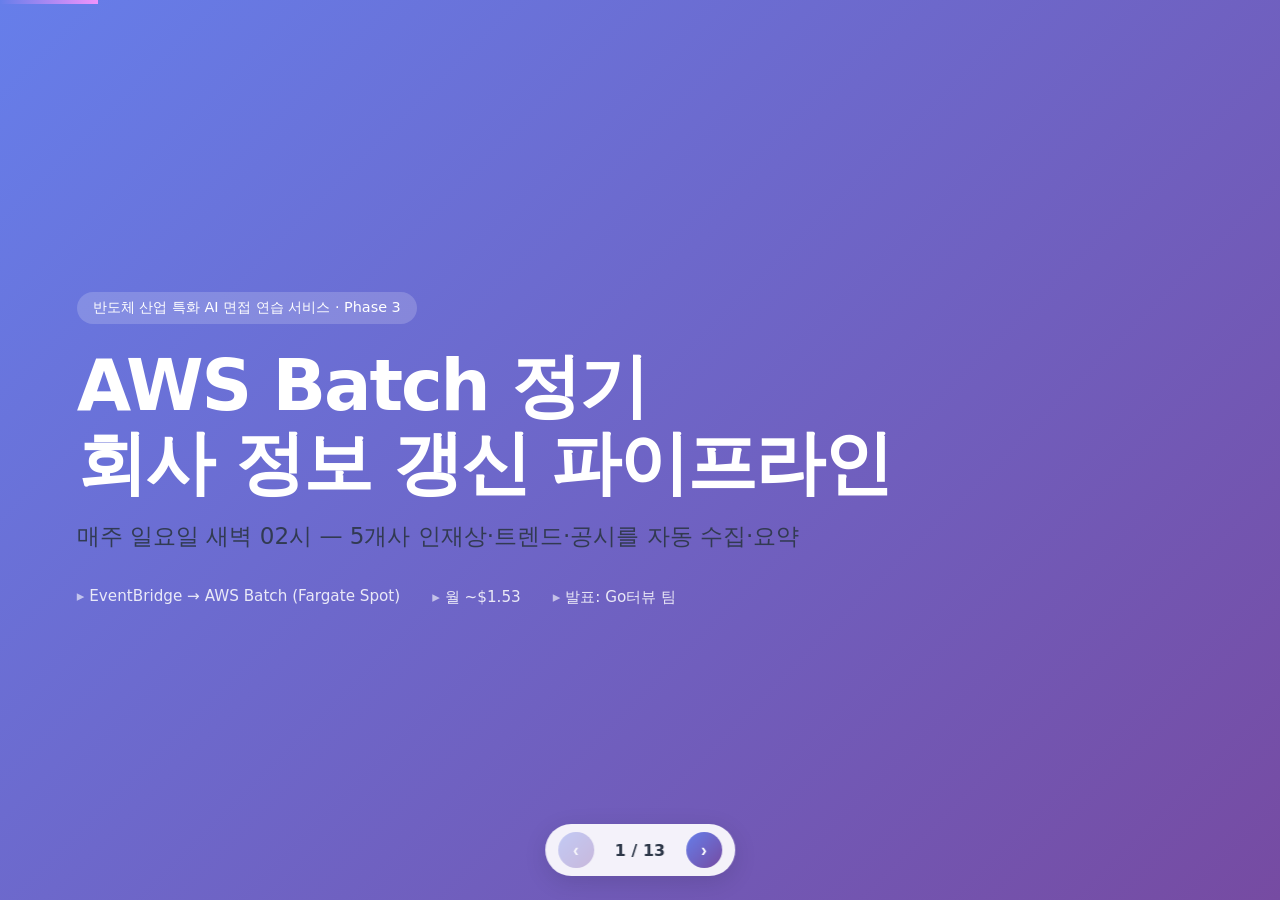
<file: docs/aws_batch_presentation.html>
<!DOCTYPE html>
<html lang="ko">
<head>
<meta charset="UTF-8">
<meta name="viewport" content="width=device-width, initial-scale=1.0">
<title>Go터뷰 — AWS Batch 정기 크롤링 파이프라인</title>
<style>
:root {
  --primary: #667eea;
  --primary-dark: #764ba2;
  --accent: #f093fb;
  --ink: #1a202c;
  --ink-2: #2d3748;
  --muted: #718096;
  --card: #ffffff;
  --bg-soft: #f7f8fc;
  --ok: #38a169;
  --warn: #d69e2e;
}
* { box-sizing: border-box; margin: 0; padding: 0; }
html, body { height: 100%; overflow: hidden; }
body {
  font-family: -apple-system, BlinkMacSystemFont, "Segoe UI", "Noto Sans KR", "Pretendard", system-ui, sans-serif;
  color: var(--ink);
  background: #0f172a;
  -webkit-font-smoothing: antialiased;
}
#deck { position: relative; width: 100vw; height: 100vh; }
.slide {
  position: absolute; inset: 0;
  display: none;
  flex-direction: column;
  justify-content: center;
  padding: 4vh 6vw;
  background: linear-gradient(135deg, #f8f9fc 0%, #ffffff 100%);
  overflow-y: auto;
}
.slide.active { display: flex; }
.slide h1 { font-size: clamp(1.8rem, 4vw, 3rem); font-weight: 800; letter-spacing: -0.03em; }
.slide h2 { font-size: clamp(1.4rem, 2.8vw, 2.2rem); font-weight: 700; margin-bottom: 1.2rem; color: var(--ink-2); }
.slide h3 { font-size: clamp(1.0rem, 1.8vw, 1.4rem); font-weight: 700; color: var(--ink-2); margin-bottom: 0.5rem; }
.slide p, .slide li { font-size: clamp(0.95rem, 1.3vw, 1.15rem); line-height: 1.6; color: var(--ink-2); }
.slide ul { list-style: none; }
.slide ul li { padding-left: 1.4rem; position: relative; margin-bottom: 0.7rem; }
.slide ul li::before {
  content: ""; width: 8px; height: 8px; border-radius: 50%;
  background: linear-gradient(135deg, var(--primary), var(--primary-dark));
  position: absolute; left: 0; top: 0.6rem;
}
code, .mono { font-family: "JetBrains Mono", "SF Mono", Consolas, monospace; font-size: 0.92em; }

/* Hero slide */
.hero {
  background: linear-gradient(135deg, #667eea 0%, #764ba2 100%);
  color: white;
  align-items: flex-start;
  justify-content: center;
}
.hero .badge { display: inline-block; padding: 0.4rem 1rem; background: rgba(255,255,255,0.18); border-radius: 999px; font-size: 0.9rem; margin-bottom: 1.5rem; }
.hero h1 { color: white; font-size: clamp(2.5rem, 5.5vw, 4.5rem); line-height: 1.1; margin-bottom: 1rem; }
.hero .sub { font-size: clamp(1.1rem, 1.8vw, 1.5rem); opacity: 0.92; margin-bottom: 2rem; }
.hero .meta { display: flex; gap: 2rem; font-size: 0.95rem; opacity: 0.85; }
.hero .meta div::before { content: "▸ "; opacity: 0.7; }

/* Layout helpers */
.grid-2 { display: grid; grid-template-columns: 1fr 1fr; gap: 2.5rem; align-items: start; }
.grid-3 { display: grid; grid-template-columns: 1fr 1fr 1fr; gap: 1.5rem; align-items: start; }
.card {
  background: var(--card);
  border: 1px solid #e2e8f0;
  border-radius: 16px;
  padding: 1.5rem 1.8rem;
  box-shadow: 0 4px 12px rgba(102,126,234,0.08);
}
.card-accent { border-left: 4px solid var(--primary); }
.kpi {
  background: linear-gradient(135deg, #667eea, #764ba2);
  color: white;
  border-radius: 16px;
  padding: 1.4rem;
  text-align: center;
}
.kpi .num { font-size: clamp(2rem, 3.5vw, 3rem); font-weight: 800; line-height: 1; }
.kpi .label { opacity: 0.92; margin-top: 0.4rem; font-size: 0.95rem; }
.pill { display: inline-block; padding: 0.25rem 0.7rem; border-radius: 999px; font-size: 0.82rem; font-weight: 600; }
.pill-ok { background: #c6f6d5; color: #22543d; }
.pill-warn { background: #fefcbf; color: #744210; }
.pill-primary { background: #ebf4ff; color: #2c5282; }

/* Arch diagram (SVG container) */
.arch-svg { width: 100%; max-width: 1100px; margin: 1rem auto; display: block; }

/* Table */
table { width: 100%; border-collapse: collapse; margin-top: 0.8rem; }
th, td { padding: 0.7rem 0.9rem; text-align: left; border-bottom: 1px solid #e2e8f0; font-size: 0.95rem; }
th { background: var(--bg-soft); font-weight: 700; color: var(--ink-2); }
tr:last-child td { border-bottom: none; }
td.right { text-align: right; }
.total-row td { font-weight: 800; background: linear-gradient(90deg, rgba(102,126,234,0.05), transparent); }

/* Code block */
pre.code {
  background: #1a202c;
  color: #e2e8f0;
  padding: 1.2rem 1.4rem;
  border-radius: 12px;
  overflow-x: auto;
  font-size: 0.92rem;
  line-height: 1.5;
}
pre.code .cmt { color: #718096; }
pre.code .key { color: #f6ad55; }
pre.code .str { color: #9ae6b4; }

/* Navigation */
.nav {
  position: fixed; bottom: 1.5rem; left: 50%; transform: translateX(-50%);
  display: flex; align-items: center; gap: 0.8rem;
  background: rgba(255,255,255,0.92);
  backdrop-filter: blur(8px);
  border-radius: 999px;
  padding: 0.5rem 0.8rem;
  box-shadow: 0 6px 24px rgba(0,0,0,0.12);
  z-index: 100;
}
.nav button {
  border: none; background: linear-gradient(135deg, var(--primary), var(--primary-dark));
  color: white; width: 36px; height: 36px; border-radius: 50%;
  cursor: pointer; font-size: 1.1rem; font-weight: 700;
  transition: transform 0.15s;
}
.nav button:hover { transform: scale(1.08); }
.nav button:disabled { opacity: 0.35; cursor: not-allowed; }
.nav .counter { font-weight: 700; color: var(--ink-2); padding: 0 0.5rem; min-width: 64px; text-align: center; }
.progress {
  position: fixed; top: 0; left: 0; height: 4px;
  background: linear-gradient(90deg, var(--primary), var(--accent));
  transition: width 0.3s; z-index: 99;
}
.hint {
  position: fixed; bottom: 5rem; left: 50%; transform: translateX(-50%);
  color: var(--muted); font-size: 0.85rem;
  background: rgba(255,255,255,0.7); padding: 0.3rem 0.8rem; border-radius: 999px;
  pointer-events: none;
  opacity: 0; transition: opacity 0.3s;
}
.hint.show { opacity: 1; }

/* Misc */
.muted { color: var(--muted); }
.callout {
  background: linear-gradient(135deg, #ebf4ff 0%, #e9d8fd 100%);
  border-radius: 12px;
  padding: 1rem 1.3rem;
  margin-top: 1rem;
  font-size: 0.95rem;
}
.tag { background: var(--bg-soft); padding: 0.2rem 0.6rem; border-radius: 6px; font-family: monospace; font-size: 0.88em; }
.title-bar {
  display: flex; align-items: center; gap: 0.9rem; margin-bottom: 1.3rem;
}
.title-bar .num-circle {
  width: 44px; height: 44px; border-radius: 50%;
  background: linear-gradient(135deg, var(--primary), var(--primary-dark));
  color: white; display: grid; place-items: center; font-weight: 800; font-size: 1.1rem;
  flex-shrink: 0;
}
</style>
</head>
<body>
<div class="progress" id="progress" style="width: 0%"></div>
<div class="hint" id="hint">← → 화살표로 이동 · F11 풀스크린</div>

<main id="deck">

<!-- 1. 표지 -->
<section class="slide hero active">
  <div class="badge">반도체 산업 특화 AI 면접 연습 서비스 · Phase 3</div>
  <h1>AWS Batch 정기<br>회사 정보 갱신 파이프라인</h1>
  <p class="sub">매주 일요일 새벽 02시 — 5개사 인재상·트렌드·공시를 자동 수집·요약</p>
  <div class="meta">
    <div>EventBridge → AWS Batch (Fargate Spot)</div>
    <div>월 ~$1.53</div>
    <div>발표: Go터뷰 팀</div>
  </div>
</section>

<!-- 2. 문제 -->
<section class="slide">
  <div class="title-bar"><div class="num-circle">1</div><h2>문제: 회사 정보 캐시는 시간을 이기지 못한다</h2></div>
  <div class="grid-2">
    <div>
      <p>Go터뷰는 5개 반도체 기업의 <strong>인재상·주력사업·최근 트렌드</strong>를 AI 면접 프롬프트에 주입해서 회사 맞춤 면접 질문을 만든다.</p>
      <ul style="margin-top: 1.2rem">
        <li>HBM4 양산, EUV 3nm, AI 가속기 마하-1 — <strong>주간 단위로 트렌드가 바뀐다</strong></li>
        <li>채용 페이지 인재상도 시즌마다 개정</li>
        <li>DART 공시는 분기·반기 단위로 업데이트</li>
        <li>매번 손으로 갱신은 비현실적 · 누락 위험</li>
      </ul>
    </div>
    <div>
      <div class="card card-accent">
        <h3>현재 상태 (Phase 1)</h3>
        <p class="muted" style="margin-top: 0.4rem">5개 회사 시드 데이터 <span class="pill pill-warn">수동 작성</span></p>
        <p style="margin-top: 0.9rem">LLM이 학습 컷오프 이후 트렌드를 모르고, 매번 인간이 업데이트해야 함 → 운영 불가</p>
      </div>
      <div class="card card-accent" style="margin-top: 1rem; border-left-color: var(--ok)">
        <h3>목표 (Phase 3)</h3>
        <p class="muted" style="margin-top: 0.4rem">매주 자동 갱신 <span class="pill pill-ok">cron 기반</span></p>
        <p style="margin-top: 0.9rem">서버 운영자 손 안 대고 매주 일요일 새벽 알아서 신선한 데이터로 교체</p>
      </div>
    </div>
  </div>
</section>

<!-- 3. 해결 개요 -->
<section class="slide">
  <div class="title-bar"><div class="num-circle">2</div><h2>해결: 하이브리드 캐시 + 정기 자동 갱신</h2></div>
  <div class="grid-2">
    <div>
      <h3>실시간 트랙</h3>
      <p>면접 요청 → 캐시 hit → 즉시 회사 정보 주입. 캐시 miss는 실시간 검색으로 폴백 (Phase 2).</p>
      <div class="callout">사용자 면접 응답 지연 <strong>+0초</strong> — 캐시에서 바로 꺼냄.</div>
    </div>
    <div>
      <h3>정기 갱신 트랙 (이 발표)</h3>
      <p>매주 일요일 02:00 KST → AWS Batch가 5개 회사 크롤링 → Bedrock으로 요약 → S3 스냅샷 → EC2가 동기화.</p>
      <div class="callout">신선도 1주, 운영자 개입 <strong>0회</strong>.</div>
    </div>
  </div>
  <div class="grid-3" style="margin-top: 2rem">
    <div class="kpi"><div class="num">5</div><div class="label">회사 (MVP) → 20 확장</div></div>
    <div class="kpi"><div class="num">5 분</div><div class="label">1회 실행 시간</div></div>
    <div class="kpi"><div class="num">$1.53/월</div><div class="label">전체 비용</div></div>
  </div>
</section>

<!-- 4. 아키텍처 다이어그램 -->
<section class="slide">
  <div class="title-bar"><div class="num-circle">3</div><h2>전체 아키텍처</h2></div>
  <svg class="arch-svg" viewBox="0 0 1100 460" xmlns="http://www.w3.org/2000/svg">
    <defs>
      <linearGradient id="g1" x1="0" y1="0" x2="1" y2="1">
        <stop offset="0" stop-color="#667eea"/><stop offset="1" stop-color="#764ba2"/>
      </linearGradient>
      <linearGradient id="g2" x1="0" y1="0" x2="1" y2="1">
        <stop offset="0" stop-color="#f093fb"/><stop offset="1" stop-color="#f5576c"/>
      </linearGradient>
      <marker id="arr" viewBox="0 0 10 10" refX="9" refY="5" markerWidth="6" markerHeight="6" orient="auto">
        <path d="M0,0 L10,5 L0,10 z" fill="#667eea"/>
      </marker>
      <filter id="shadow"><feDropShadow dx="0" dy="2" stdDeviation="3" flood-opacity="0.15"/></filter>
    </defs>

    <!-- 박스: EventBridge -->
    <g filter="url(#shadow)">
      <rect x="20" y="50" width="190" height="80" rx="14" fill="url(#g1)"/>
      <text x="115" y="83" text-anchor="middle" fill="white" font-weight="800" font-size="16">EventBridge</text>
      <text x="115" y="106" text-anchor="middle" fill="white" font-size="12" opacity="0.92">cron(0 17 ? * SAT *)</text>
      <text x="115" y="122" text-anchor="middle" fill="white" font-size="12" opacity="0.92">매주 일 02:00 KST</text>
    </g>

    <!-- 화살표 → Batch -->
    <line x1="210" y1="90" x2="280" y2="90" stroke="#667eea" stroke-width="2" marker-end="url(#arr)"/>

    <!-- 박스: Batch Job Queue -->
    <g filter="url(#shadow)">
      <rect x="280" y="50" width="190" height="80" rx="14" fill="white" stroke="#667eea" stroke-width="2"/>
      <text x="375" y="80" text-anchor="middle" fill="#2d3748" font-weight="800" font-size="15">AWS Batch</text>
      <text x="375" y="100" text-anchor="middle" fill="#718096" font-size="12">Job Queue</text>
      <text x="375" y="118" text-anchor="middle" fill="#718096" font-size="12">Fargate Spot</text>
    </g>

    <!-- 화살표 → Container -->
    <line x1="470" y1="90" x2="540" y2="90" stroke="#667eea" stroke-width="2" marker-end="url(#arr)"/>

    <!-- 박스: 크롤러 컨테이너 -->
    <g filter="url(#shadow)">
      <rect x="540" y="20" width="280" height="140" rx="14" fill="white" stroke="#2d3748" stroke-width="2"/>
      <text x="680" y="45" text-anchor="middle" fill="#2d3748" font-weight="800" font-size="15">크롤러 컨테이너 (ECR)</text>
      <text x="680" y="65" text-anchor="middle" fill="#718096" font-size="11">python:3.11-slim · 1vCPU · 2GB</text>
      <line x1="560" y1="78" x2="800" y2="78" stroke="#e2e8f0"/>
      <text x="555" y="98" fill="#2d3748" font-size="12">• 네이버 뉴스 API (최근 7일)</text>
      <text x="555" y="116" fill="#2d3748" font-size="12">• DART OpenAPI (공시)</text>
      <text x="555" y="134" fill="#2d3748" font-size="12">• 채용 페이지 BeautifulSoup</text>
      <text x="555" y="152" fill="#2d3748" font-size="12">• Bedrock Claude로 요약</text>
    </g>

    <!-- 화살표 → S3 -->
    <line x1="820" y1="90" x2="890" y2="90" stroke="#667eea" stroke-width="2" marker-end="url(#arr)"/>

    <!-- S3 -->
    <g filter="url(#shadow)">
      <rect x="890" y="50" width="190" height="80" rx="14" fill="url(#g2)"/>
      <text x="985" y="83" text-anchor="middle" fill="white" font-weight="800" font-size="16">S3</text>
      <text x="985" y="106" text-anchor="middle" fill="white" font-size="11" opacity="0.92">gofactory-companies</text>
      <text x="985" y="122" text-anchor="middle" fill="white" font-size="11" opacity="0.92">snapshots/{date}.db</text>
    </g>

    <!-- 화살표 ↓ Bedrock from 컨테이너 -->
    <line x1="680" y1="160" x2="680" y2="220" stroke="#764ba2" stroke-width="2" stroke-dasharray="6,4" marker-end="url(#arr)"/>
    <g filter="url(#shadow)">
      <rect x="580" y="220" width="200" height="60" rx="14" fill="#2d3748"/>
      <text x="680" y="247" text-anchor="middle" fill="white" font-weight="800" font-size="14">Bedrock</text>
      <text x="680" y="266" text-anchor="middle" fill="#cbd5e0" font-size="11">Claude Haiku · 요약</text>
    </g>

    <!-- 화살표 ↓ S3 → EC2 -->
    <line x1="985" y1="130" x2="985" y2="310" stroke="#f5576c" stroke-width="2" stroke-dasharray="6,4" marker-end="url(#arr)"/>
    <text x="1000" y="220" fill="#f5576c" font-size="11">daily timer</text>

    <!-- EC2 -->
    <g filter="url(#shadow)">
      <rect x="880" y="310" width="210" height="120" rx="14" fill="white" stroke="#f5576c" stroke-width="2"/>
      <text x="985" y="336" text-anchor="middle" fill="#2d3748" font-weight="800" font-size="15">EC2 (FastAPI)</text>
      <text x="985" y="356" text-anchor="middle" fill="#718096" font-size="11">54.226.87.66</text>
      <line x1="900" y1="368" x2="1070" y2="368" stroke="#e2e8f0"/>
      <text x="900" y="388" fill="#2d3748" font-size="11">• systemd timer로 S3 pull</text>
      <text x="900" y="406" fill="#2d3748" font-size="11">• interviews.db 갱신</text>
      <text x="900" y="424" fill="#2d3748" font-size="11">• 무중단 서비스 유지</text>
    </g>

    <!-- 사용자 (EC2 → 사용자) -->
    <line x1="880" y1="370" x2="700" y2="370" stroke="#667eea" stroke-width="2" marker-end="url(#arr)"/>
    <g filter="url(#shadow)">
      <rect x="500" y="340" width="200" height="60" rx="14" fill="url(#g1)"/>
      <text x="600" y="367" text-anchor="middle" fill="white" font-weight="800" font-size="14">면접 사용자</text>
      <text x="600" y="386" text-anchor="middle" fill="white" font-size="11" opacity="0.92">새 데이터로 즉시 응답</text>
    </g>

    <!-- 모니터링: 실패 시 SNS -->
    <line x1="375" y1="130" x2="375" y2="345" stroke="#d69e2e" stroke-width="2" stroke-dasharray="4,4"/>
    <g filter="url(#shadow)">
      <rect x="280" y="345" width="190" height="60" rx="14" fill="#fefcbf"/>
      <text x="375" y="370" text-anchor="middle" fill="#744210" font-weight="800" font-size="13">SNS (실패 알림)</text>
      <text x="375" y="390" text-anchor="middle" fill="#744210" font-size="11">이메일 + CloudWatch Alarm</text>
    </g>

    <!-- 캡션 -->
    <text x="20" y="450" fill="#718096" font-size="11">→ 실선: 정기 실행 흐름 (주1회)   ⋯ 점선: 비동기·외부 호출   ↓ 노란 점선: 모니터링</text>
  </svg>
</section>

<!-- 5. EventBridge 스케줄 -->
<section class="slide">
  <div class="title-bar"><div class="num-circle">4</div><h2>EventBridge — 매주 일요일 새벽 트리거</h2></div>
  <div class="grid-2">
    <div>
      <h3>Cron 표현식</h3>
      <pre class="code"><span class="cmt"># UTC 17:00 토요일 = KST 02:00 일요일</span>
ScheduleExpression: <span class="str">"cron(0 17 ? * SAT *)"</span>

<span class="cmt"># 왜 새벽인가?</span>
<span class="cmt">- 면접 트래픽 최저 (학습자 대부분 취침)</span>
<span class="cmt">- 데이터 소스 응답성 최상 (네이버·DART 한산)</span>
<span class="cmt">- Fargate Spot 가용성 ↑</span></pre>
    </div>
    <div>
      <h3>왜 일요일인가?</h3>
      <ul>
        <li><strong>주간 단위 트렌드</strong>가 가장 안정적으로 정착되는 시점</li>
        <li>월요일 면접 사용자에게 신선한 데이터 제공</li>
        <li>주말 동안 누적된 공시·뉴스를 한 번에 흡수</li>
        <li>실패 시 평일 영업 시간 내 복구 가능</li>
      </ul>
      <div class="callout" style="margin-top: 1.2rem">
        <strong>DeadLetter Queue (SQS)</strong>: EventBridge가 Batch에 못 전달했을 때의 이벤트를 보관 — 재처리 가능.
      </div>
    </div>
  </div>
</section>

<!-- 6. AWS Batch + Fargate Spot -->
<section class="slide">
  <div class="title-bar"><div class="num-circle">5</div><h2>AWS Batch — Fargate Spot으로 운영비 70% 절감</h2></div>
  <div class="grid-2">
    <div>
      <h3>Job Definition</h3>
      <table>
        <tr><th>항목</th><th>값</th></tr>
        <tr><td>vCPU</td><td>1</td></tr>
        <tr><td>Memory</td><td>2,048 MiB (2GB)</td></tr>
        <tr><td>Platform</td><td>FARGATE</td></tr>
        <tr><td>Network</td><td>AWS_VPC (public subnet)</td></tr>
        <tr><td>Log driver</td><td>awslogs (/aws/batch/job)</td></tr>
        <tr><td>Retry</td><td>2회 (지수 백오프)</td></tr>
      </table>
    </div>
    <div>
      <h3>왜 Fargate Spot?</h3>
      <ul>
        <li><strong>On-demand 대비 ~70% 할인</strong> ($0.04/vCPU-hr)</li>
        <li>중단 가능성 있지만 우리 job은 멱등 + 재시도</li>
        <li>EC2 인스턴스 직접 관리 부담 0</li>
        <li>5분 후 자동 종료 — 자원 낭비 없음</li>
      </ul>
      <div class="callout" style="margin-top: 1.2rem">
        <strong>Secrets Manager</strong>로 NAVER·DART 키 주입 → 컨테이너 env 변수에 평문 안 남김.
      </div>
    </div>
  </div>
</section>

<!-- 7. 크롤러 컨테이너 -->
<section class="slide">
  <div class="title-bar"><div class="num-circle">6</div><h2>크롤러 컨테이너 — 3개 소스 + LLM 요약</h2></div>
  <div class="grid-2">
    <div>
      <h3>데이터 파이프라인 (회사당 5초)</h3>
      <ol style="padding-left: 1.2rem; margin-top: 0.6rem">
        <li style="margin-bottom: 0.5rem"><strong>네이버 뉴스</strong> — 최근 7일, 상위 10건 raw text</li>
        <li style="margin-bottom: 0.5rem"><strong>DART</strong> — 분기 보고서 사업 개요 + 손익</li>
        <li style="margin-bottom: 0.5rem"><strong>채용 페이지</strong> — BeautifulSoup으로 인재상 섹션</li>
        <li style="margin-bottom: 0.5rem"><strong>Bedrock Claude</strong> — 위 3개를 200~300자로 요약</li>
        <li style="margin-bottom: 0.5rem"><strong>upsert_company_info()</strong> — DB에 한 번에 저장</li>
      </ol>
    </div>
    <div>
      <h3>Dockerfile 골자</h3>
      <pre class="code"><span class="key">FROM</span> python:3.11-slim <span class="cmt">AS</span> base
<span class="key">WORKDIR</span> /app
<span class="key">COPY</span> requirements.txt .
<span class="key">RUN</span> pip install --no-cache-dir -r requirements.txt
<span class="key">COPY</span> backend/services/crawlers/ ./backend/services/crawlers/
<span class="key">COPY</span> backend/services/bedrock_client.py ./backend/services/
<span class="key">COPY</span> database.py scripts/ ./
<span class="key">ENTRYPOINT</span> [<span class="str">"python"</span>, <span class="str">"scripts/crawl_companies.py"</span>]
<span class="key">CMD</span> [<span class="str">"--companies"</span>, <span class="str">"삼성전자,SK하이닉스,DB하이텍,한미반도체,솔브레인"</span>,
     <span class="str">"--output"</span>, <span class="str">"/tmp/companies.db"</span>,
     <span class="str">"--upload-s3"</span>]</pre>
    </div>
  </div>
</section>

<!-- 8. IAM 분리 -->
<section class="slide">
  <div class="title-bar"><div class="num-circle">7</div><h2>IAM — 최소 권한 원칙으로 3개 Role 분리</h2></div>
  <div class="grid-3">
    <div class="card">
      <h3>Batch Job Role</h3>
      <p class="muted" style="font-size: 0.85rem">컨테이너 내부가 사용</p>
      <ul style="margin-top: 0.8rem">
        <li><span class="tag">bedrock:InvokeModel</span></li>
        <li><span class="tag">s3:PutObject</span> (스냅샷 저장)</li>
        <li><span class="tag">secretsmanager:GetSecretValue</span></li>
        <li><span class="tag">logs:PutLogEvents</span></li>
      </ul>
    </div>
    <div class="card">
      <h3>Batch Execution Role</h3>
      <p class="muted" style="font-size: 0.85rem">Fargate가 컨테이너 띄우기 위해 사용</p>
      <ul style="margin-top: 0.8rem">
        <li><span class="tag">ecr:GetAuthorizationToken</span></li>
        <li><span class="tag">ecr:BatchGetImage</span></li>
        <li><span class="tag">logs:CreateLogStream</span></li>
      </ul>
    </div>
    <div class="card">
      <h3>EventBridge Role</h3>
      <p class="muted" style="font-size: 0.85rem">스케줄러가 Batch submit 호출</p>
      <ul style="margin-top: 0.8rem">
        <li><span class="tag">batch:SubmitJob</span></li>
        <li>대상: 특정 Job Queue ARN만</li>
      </ul>
    </div>
  </div>
  <div class="callout" style="margin-top: 1.5rem">
    <strong>Defense in depth</strong> — 컨테이너가 털려도 외부 시스템 권한이 분리돼있어 피해 영역 한정. Secrets는 평문 노출 없이 SDK 호출 시점에만 메모리에.
  </div>
</section>

<!-- 9. 비용 -->
<section class="slide">
  <div class="title-bar"><div class="num-circle">8</div><h2>비용 분석 — 월 $1.53 (LLM 빼면 $0.65)</h2></div>
  <div class="grid-2">
    <div>
      <table>
        <tr><th>항목</th><th class="right">월 비용</th></tr>
        <tr><td>Fargate Spot (1 vCPU + 2GB × 5분/주 × 4회)</td><td class="right">$0.008</td></tr>
        <tr><td>Bedrock Claude Haiku (요약 호출 100회/주)</td><td class="right">$0.88</td></tr>
        <tr><td>S3 (100MB × 12개월 보관)</td><td class="right">$0.03</td></tr>
        <tr><td>CloudWatch Logs (1MB/회 × 4회)</td><td class="right">$0.10</td></tr>
        <tr><td>SNS 알림 (이메일 5건 가정)</td><td class="right">$0.00</td></tr>
        <tr><td>EventBridge / Secrets Manager / ECR</td><td class="right">$0.40</td></tr>
        <tr><td>NAT Gateway</td><td class="right"><span class="pill pill-ok">$0 (회피)</span></td></tr>
        <tr class="total-row"><td>합계</td><td class="right">$1.53/월</td></tr>
      </table>
    </div>
    <div>
      <h3>비용 최적화 결정</h3>
      <ul>
        <li><strong>Public subnet + assignPublicIp</strong>으로 NAT Gateway($32/월) 회피</li>
        <li><strong>Fargate Spot</strong>으로 컴퓨트 비용 70% 감축</li>
        <li><strong>Haiku 모델 선택</strong> — 요약 품질 충분, Sonnet 대비 80% 저렴</li>
        <li><strong>S3 스냅샷 보관</strong>은 1년만, IA Storage Class로 자동 전환</li>
      </ul>
      <div class="callout" style="margin-top: 1.2rem">
        <strong>학생 크레딧</strong> $100이면 ~5.4년 운영 가능. 발표 시점 기준 비용 부담 사실상 0.
      </div>
    </div>
  </div>
</section>

<!-- 10. 모니터링 -->
<section class="slide">
  <div class="title-bar"><div class="num-circle">9</div><h2>모니터링 — 실패 시 즉시 알림 + 재처리</h2></div>
  <div class="grid-2">
    <div>
      <h3>3중 안전망</h3>
      <ul>
        <li><strong>Job-level retry</strong>: Batch가 실패 시 2회 자동 재시도</li>
        <li><strong>CloudWatch Logs</strong>: stdout/stderr 영구 보관, Insights 쿼리</li>
        <li><strong>CloudWatch Alarm</strong>: 최근 7일 실패 ≥ 1회 → SNS</li>
        <li><strong>SNS → 이메일</strong>: 운영자에게 실시간 통지</li>
        <li><strong>EventBridge DLQ</strong>: 트리거 자체 실패도 보관</li>
      </ul>
    </div>
    <div>
      <h3>SLO·운영 지표</h3>
      <table>
        <tr><th>지표</th><th>목표</th></tr>
        <tr><td>주간 성공률</td><td><span class="pill pill-ok">≥ 99%</span></td></tr>
        <tr><td>완료 시간 (5개사)</td><td>≤ 7분</td></tr>
        <tr><td>회사당 데이터 신선도</td><td>≤ 7일</td></tr>
        <tr><td>실패 알림 latency</td><td>≤ 5분</td></tr>
        <tr><td>인적 개입 빈도</td><td><span class="pill pill-ok">월 0회</span></td></tr>
      </table>
    </div>
  </div>
</section>

<!-- 11. 운영·로드맵 -->
<section class="slide">
  <div class="title-bar"><div class="num-circle">10</div><h2>로드맵 — 5개사에서 20개사로</h2></div>
  <div class="grid-2">
    <div>
      <h3>현재 (이번 발표)</h3>
      <ul>
        <li>✅ 크롤러 PoC (20 tests pass)</li>
        <li>✅ Bedrock 요약 통합</li>
        <li>✅ AWS Batch 인프라 코드 (JSON 10 + bash 3)</li>
        <li>✅ deploy.sh 한 줄 배포</li>
        <li>✅ 비용 모니터링 + SNS 알림</li>
        <li>⏳ <strong>5개사 자동 갱신 운영 중</strong></li>
      </ul>
    </div>
    <div>
      <h3>다음 (발표 직전 → 발표 후)</h3>
      <ul>
        <li>📈 캐시 회사 20개사로 확장 (LG이노텍·리노공업·이오테크닉스 등)</li>
        <li>🗂️ RDS PostgreSQL 이전 (SQLite 한계 극복)</li>
        <li>🔍 채용 페이지 SPA 대응 (Playwright 헤드리스)</li>
        <li>🌍 Cross-region failover (us-east-1 → us-west-2)</li>
        <li>📊 Grafana 대시보드 (운영자 시연용)</li>
      </ul>
    </div>
  </div>
  <div class="callout" style="margin-top: 1.5rem">
    <strong>핵심 메시지</strong>: 학생 프로젝트 수준에서 <strong>월 $1.53로 실서비스급 자동화 파이프라인</strong>을 구현. AWS 강의에서 배운 EventBridge·Batch·Bedrock·S3·CloudWatch·SNS·IAM·Secrets Manager 8개 서비스를 실제로 묶었다.
  </div>
</section>

<!-- 12. 향후 개선 — 데이터·UI·평가 -->
<section class="slide">
  <div class="title-bar"><div class="num-circle">11</div><h2>향후 개선 — 데이터 신뢰도 · UI 정돈 · 평가 고도화</h2></div>
  <div class="grid-3">
    <div class="card card-accent">
      <h3>🔍 데이터 신뢰도</h3>
      <ul style="margin-top: 0.8rem">
        <li>회사 정보에 <strong>마지막 갱신 시각</strong> 표시</li>
        <li>요약 원문 <strong>출처 링크</strong>(뉴스 / DART / 채용) 보존</li>
        <li>갱신 실패 시 <strong>stale 경고</strong>를 면접 화면에 명시</li>
      </ul>
    </div>
    <div class="card card-accent" style="border-left-color: var(--accent)">
      <h3>🗂️ 기록·UI 정돈</h3>
      <ul style="margin-top: 0.8rem">
        <li>좌측 <strong>설정과 메뉴 역할 분리</strong></li>
        <li>기록 목록·필터 <strong>위치 고정</strong></li>
        <li>불필요한 <strong>배포 UI와 서비스 UI 구분</strong></li>
      </ul>
    </div>
    <div class="card card-accent" style="border-left-color: var(--ok)">
      <h3>📝 평가 고도화</h3>
      <ul style="margin-top: 0.8rem">
        <li>면접 유형별 <strong>평가 기준 분리</strong></li>
        <li>회사 인재상·직무 <strong>맥락 반영</strong></li>
        <li>점수와 감점 이유를 <strong>항목별 매칭</strong></li>
      </ul>
    </div>
  </div>
  <div class="callout" style="margin-top: 1.5rem">
    <strong>데이터 → 화면 → 평가</strong>로 이어지는 사용자 신뢰의 3축. 다음 스프린트의 우선순위 작업.
  </div>
</section>

<!-- 13. 마무리 -->
<section class="slide hero">
  <div class="badge">감사합니다</div>
  <h1>질문<br>받습니다 🙋</h1>
  <p class="sub">Go터뷰 · 반도체 산업 특화 AI 면접 연습 서비스</p>
  <div class="meta">
    <div>http://54.226.87.66:8501</div>
    <div>github.com/gofactory0509/gofactory-</div>
  </div>
</section>

</main>

<nav class="nav">
  <button id="prev" title="이전">‹</button>
  <span class="counter" id="counter">1 / 12</span>
  <button id="next" title="다음">›</button>
</nav>

<script>
const slides = document.querySelectorAll('.slide');
const counter = document.getElementById('counter');
const progress = document.getElementById('progress');
const prevBtn = document.getElementById('prev');
const nextBtn = document.getElementById('next');
const hint = document.getElementById('hint');
let idx = 0;

function show(n) {
  idx = Math.max(0, Math.min(slides.length - 1, n));
  slides.forEach((s, i) => s.classList.toggle('active', i === idx));
  counter.textContent = `${idx + 1} / ${slides.length}`;
  progress.style.width = `${((idx + 1) / slides.length) * 100}%`;
  prevBtn.disabled = idx === 0;
  nextBtn.disabled = idx === slides.length - 1;
  history.replaceState(null, '', `#${idx + 1}`);
}

prevBtn.addEventListener('click', () => show(idx - 1));
nextBtn.addEventListener('click', () => show(idx + 1));

document.addEventListener('keydown', (e) => {
  if (e.key === 'ArrowRight' || e.key === 'PageDown' || e.key === ' ') { e.preventDefault(); show(idx + 1); }
  else if (e.key === 'ArrowLeft' || e.key === 'PageUp') { e.preventDefault(); show(idx - 1); }
  else if (e.key === 'Home') show(0);
  else if (e.key === 'End') show(slides.length - 1);
});

// Initial hint
setTimeout(() => hint.classList.add('show'), 600);
setTimeout(() => hint.classList.remove('show'), 4500);

// Deep link
const start = parseInt(location.hash.replace('#', ''), 10);
show(isNaN(start) ? 0 : start - 1);
</script>
</body>
</html>
</file>
